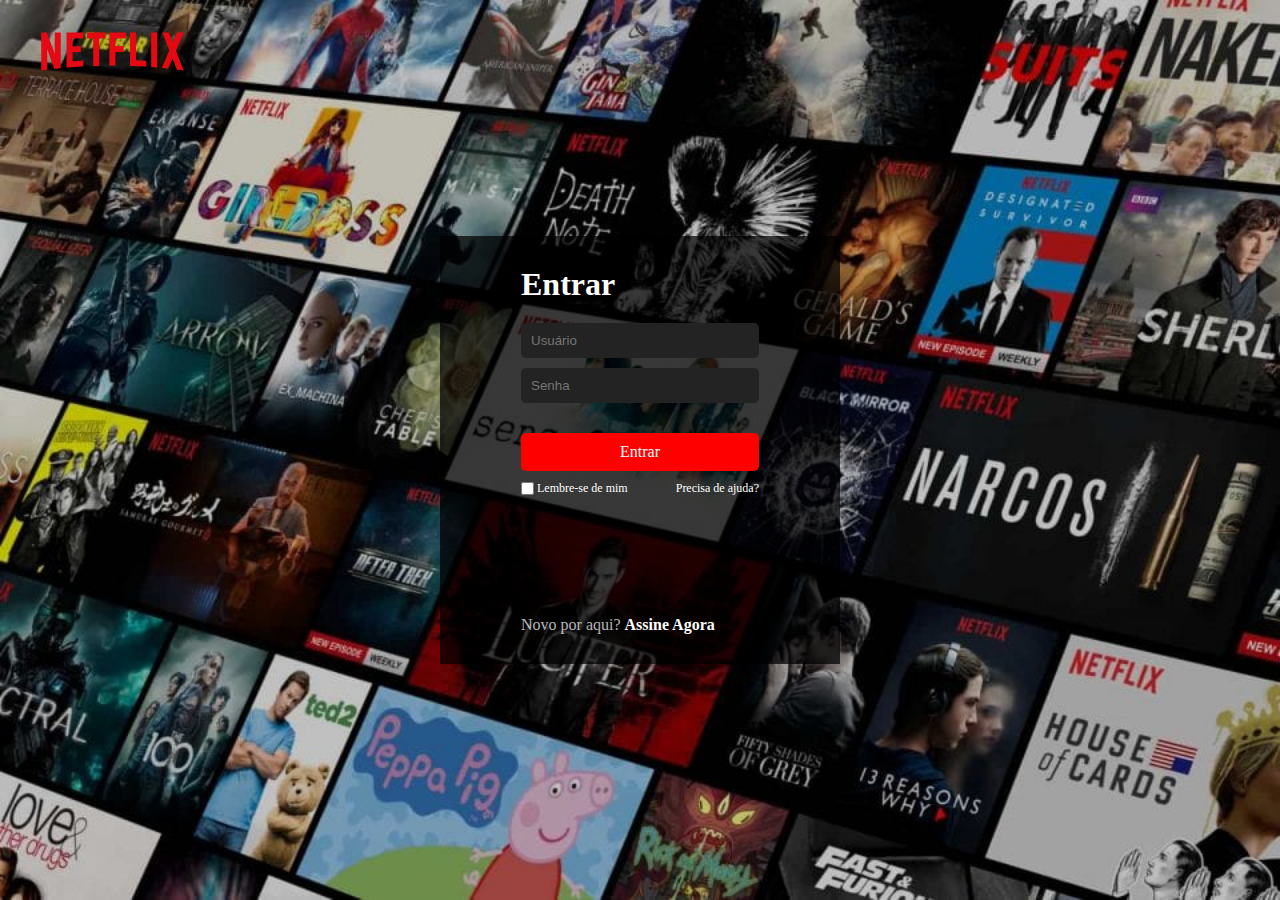
<file: index.html>
<!DOCTYPE html>
<html lang="en">
  <head>
    <meta charset="UTF-8" />
    <meta name="viewport" content="width=device-width, initial-scale=1.0" />
    <title>Netflix Cópia</title>
    <link rel="stylesheet" href="styles/index.css" />
    <link rel="shortcut icon" href="imgs/nficon2016.ico" type="image/x-icon" />
  </head>
  <body>
    <header>
      <img src="imgs/netflix-logo.png" alt="Netflix-Logo" />
    </header>
    <main>
      <form>
        <div id="main-form-div-flex">
          <div>
            <h1>Entrar</h1>
          </div>
          <div id="main-div-inputs">
            <input
              type="text"
              name="user"
              id="user"
              class="form-inputs"
              placeholder="Usuário"
            />
            <input
              type="password"
              name="pass"
              id="pass"
              class="form-inputs"
              placeholder="Senha"
            />
            <a id="submit-btn" href="start.html">Entrar</a>
          </div>
          <div id="main-div-checkbox">
            <div id="main-div-checkbox-label">
              <input type="checkbox" name="" id="rememberMeBox" />
              <label for="rememberMeBox">Lembre-se de mim</label>
            </div>
            <a href="helpPage.html">Precisa de ajuda?</a>
          </div>
          <div id="main-div-newUser">
            <p>
              Novo por aqui?
              <a href="sign.html"><strong>Assine Agora</strong></a>
            </p>
          </div>
        </div>
      </form>
    </main>
  </body>
</html>
</file>
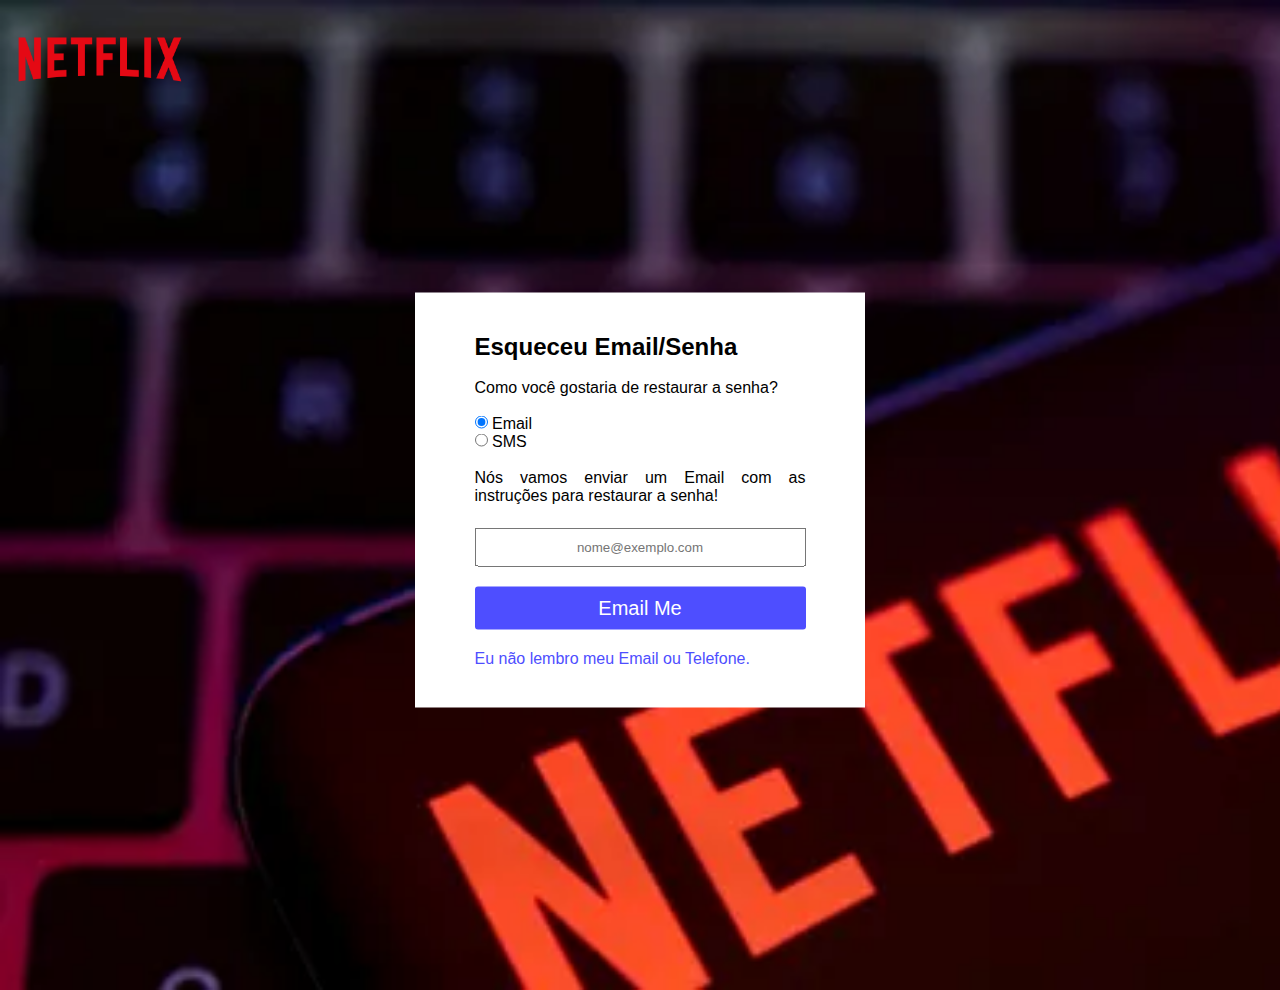
<file: helpPage.html>
<!DOCTYPE html>
<html lang="en">
  <head>
    <meta charset="UTF-8" />
    <meta name="viewport" content="width=device-width, initial-scale=1.0" />
    <title>Netflix Protótipo</title>
    <link rel="stylesheet" href="styles/helpPage.css" />
    <link rel="shortcut icon" href="imgs/nficon2016.ico" type="image/x-icon" />
  </head>
  <body>
    <header>
      <a href="index.html"
        ><img src="imgs/netflix-logo.png" alt="netflix-logo"
      /></a>
    </header>
    <main>
      <form action="">
        <div id="main-form-div">
          <h2>Esqueceu Email/Senha</h2>
          <br />
          <p>Como você gostaria de restaurar a senha?</p>
          <br />
          <input type="radio" name="radio" id="email" checked />
          <label for="email">Email</label>
          <br />
          <input type="radio" name="radio" id="sms" />
          <label for="sms">SMS</label>
          <br />
          <br />
          <p>
            Nós vamos enviar um Email com as instruções para restaurar a senha!
          </p>
          <br />
          <input type="email" name="" id="" placeholder="nome@exemplo.com" />
          <br />
          <button type="submit">Email Me</button>
          <p><a href="">Eu não lembro meu Email ou Telefone.</a></p>
        </div>
      </form>
    </main>
  </body>
</html>
</file>
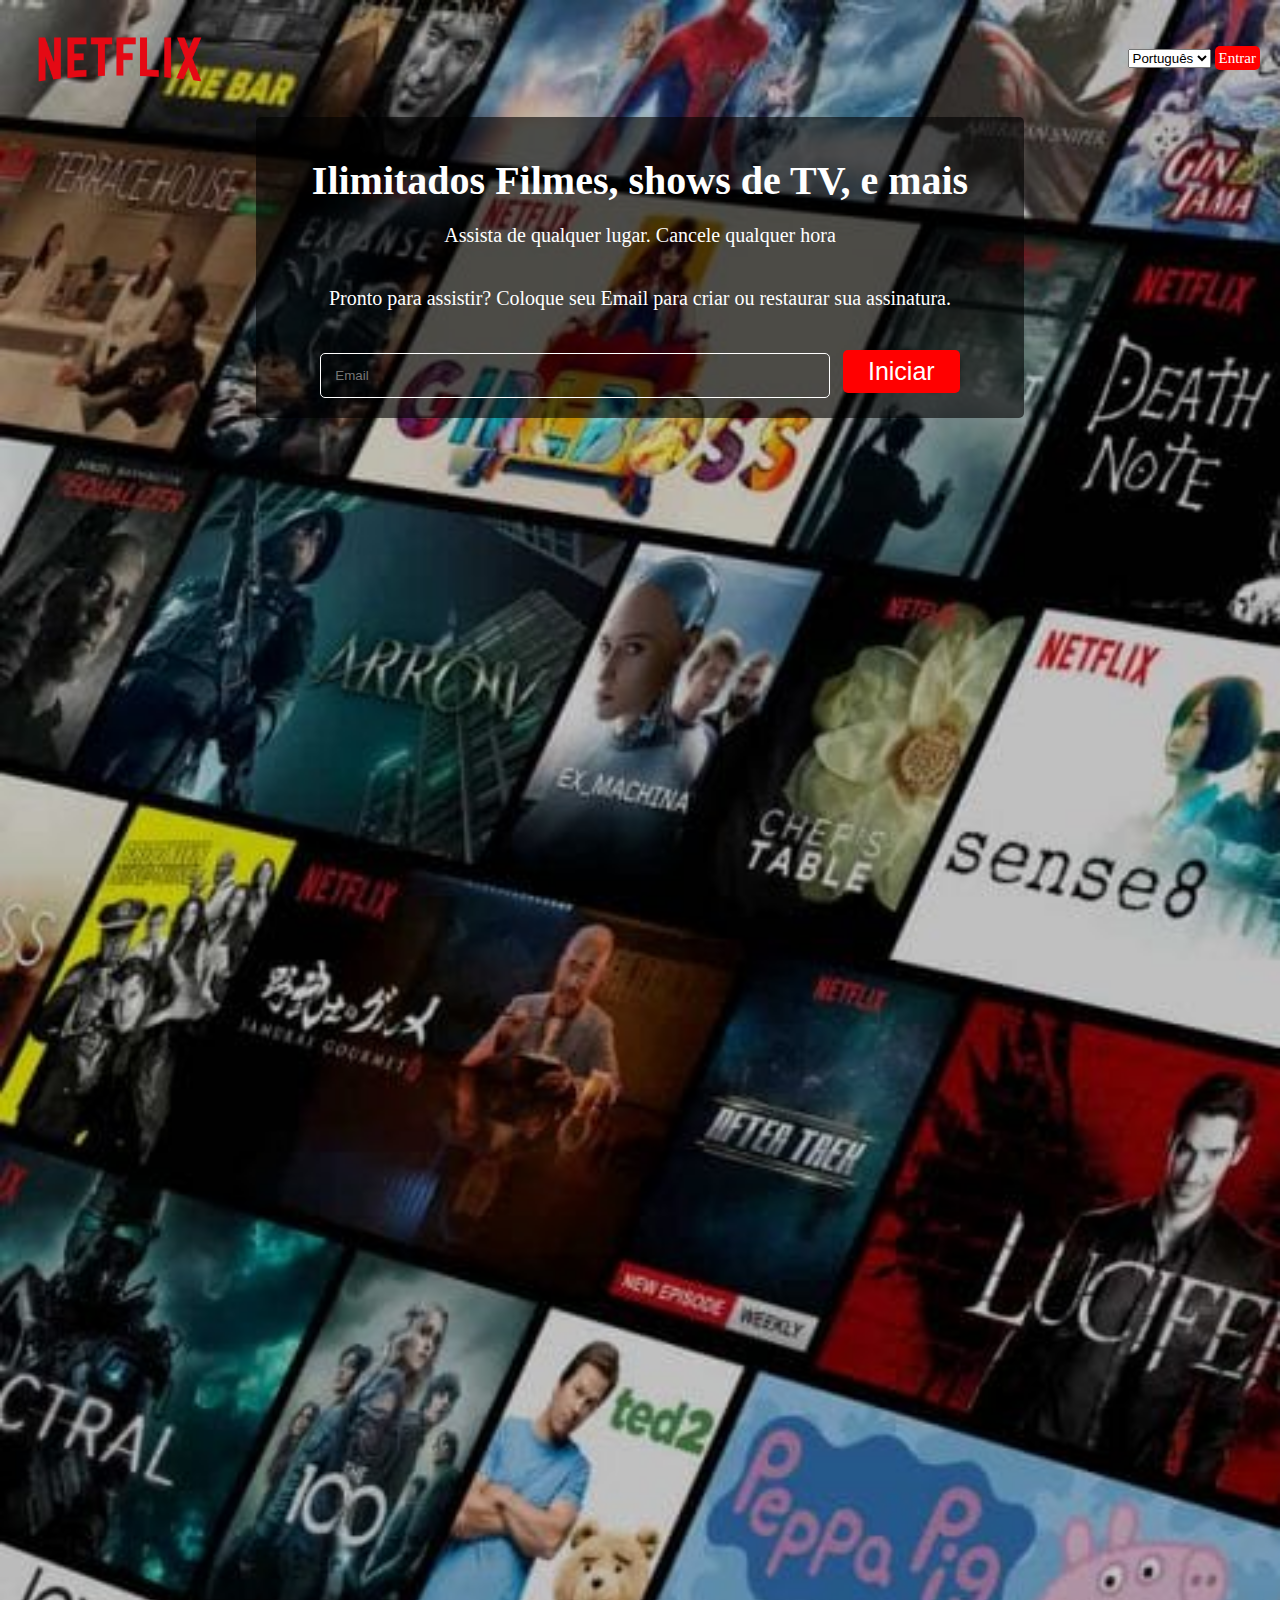
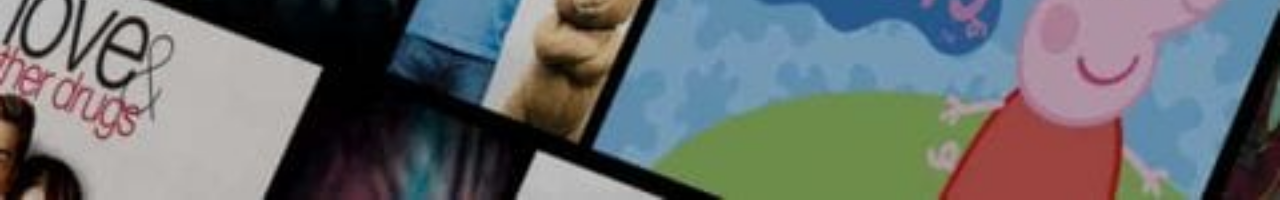
<file: sign.html>
<!DOCTYPE html>
<html lang="en">
  <head>
    <meta charset="UTF-8" />
    <meta name="viewport" content="width=device-width, initial-scale=1.0" />
    <title>Netflix Protótipo</title>
    <link rel="stylesheet" href="styles/sign.css" />
    <link rel="shortcut icon" href="imgs/nficon2016.ico" type="image/x-icon" />
  </head>
  <body>
    <header>
      <div>
        <a href="index.html"
          ><img src="imgs/netflix-logo.png" alt="Netflox-logo"
        /></a>
      </div>
      <div>
        <select name="" id="">
          <option value="">Português</option>
        </select>
        <a class="btn" href="index.html">Entrar</a>
      </div>
    </header>
    <section>
      <h1>Ilimitados Filmes, shows de TV, e mais</h1>
      <p>Assista de qualquer lugar. Cancele qualquer hora</p>

      <p></p>
      <p>
        Pronto para assistir? Coloque seu Email para criar ou restaurar sua
        assinatura.
      </p>
      <div>
        <input type="email" name="" id="" placeholder="Email" />
        <button class="btn">Iniciar</button>
      </div>
    </section>
  </body>
</html>
</file>
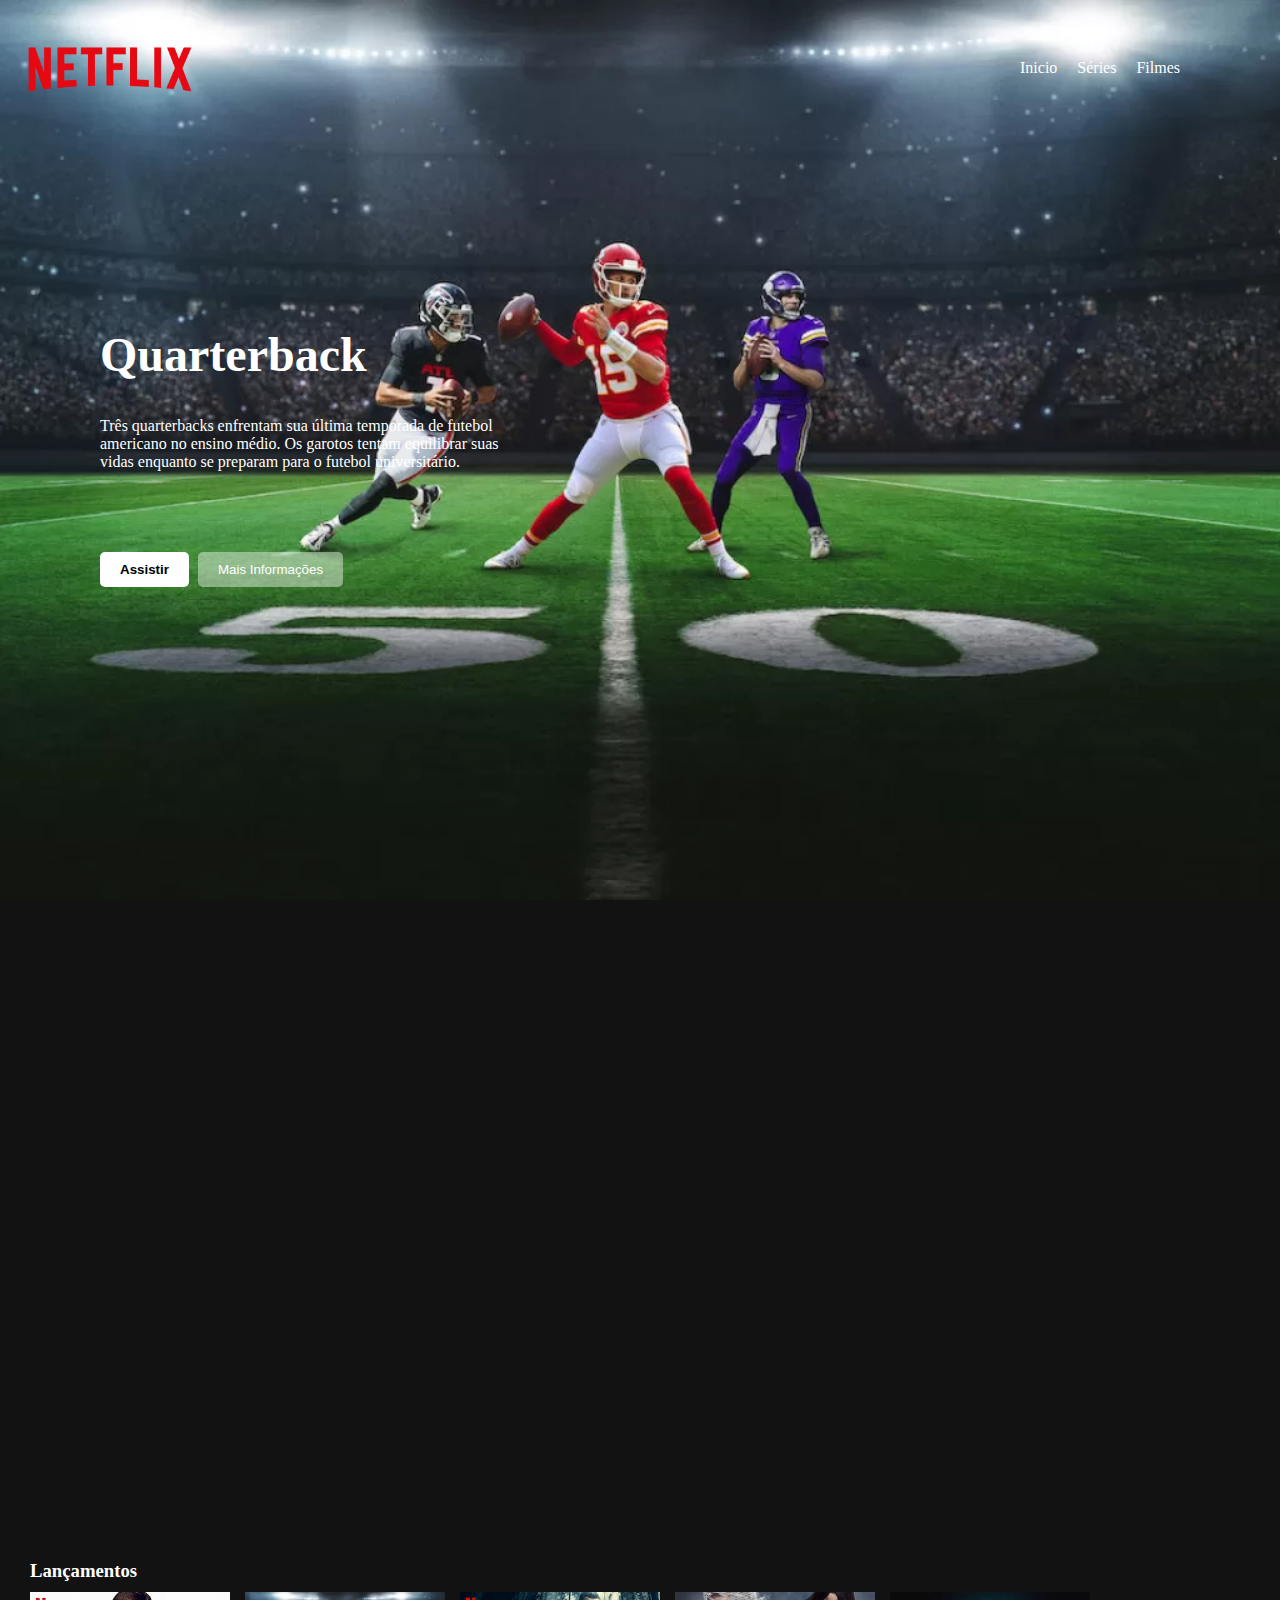
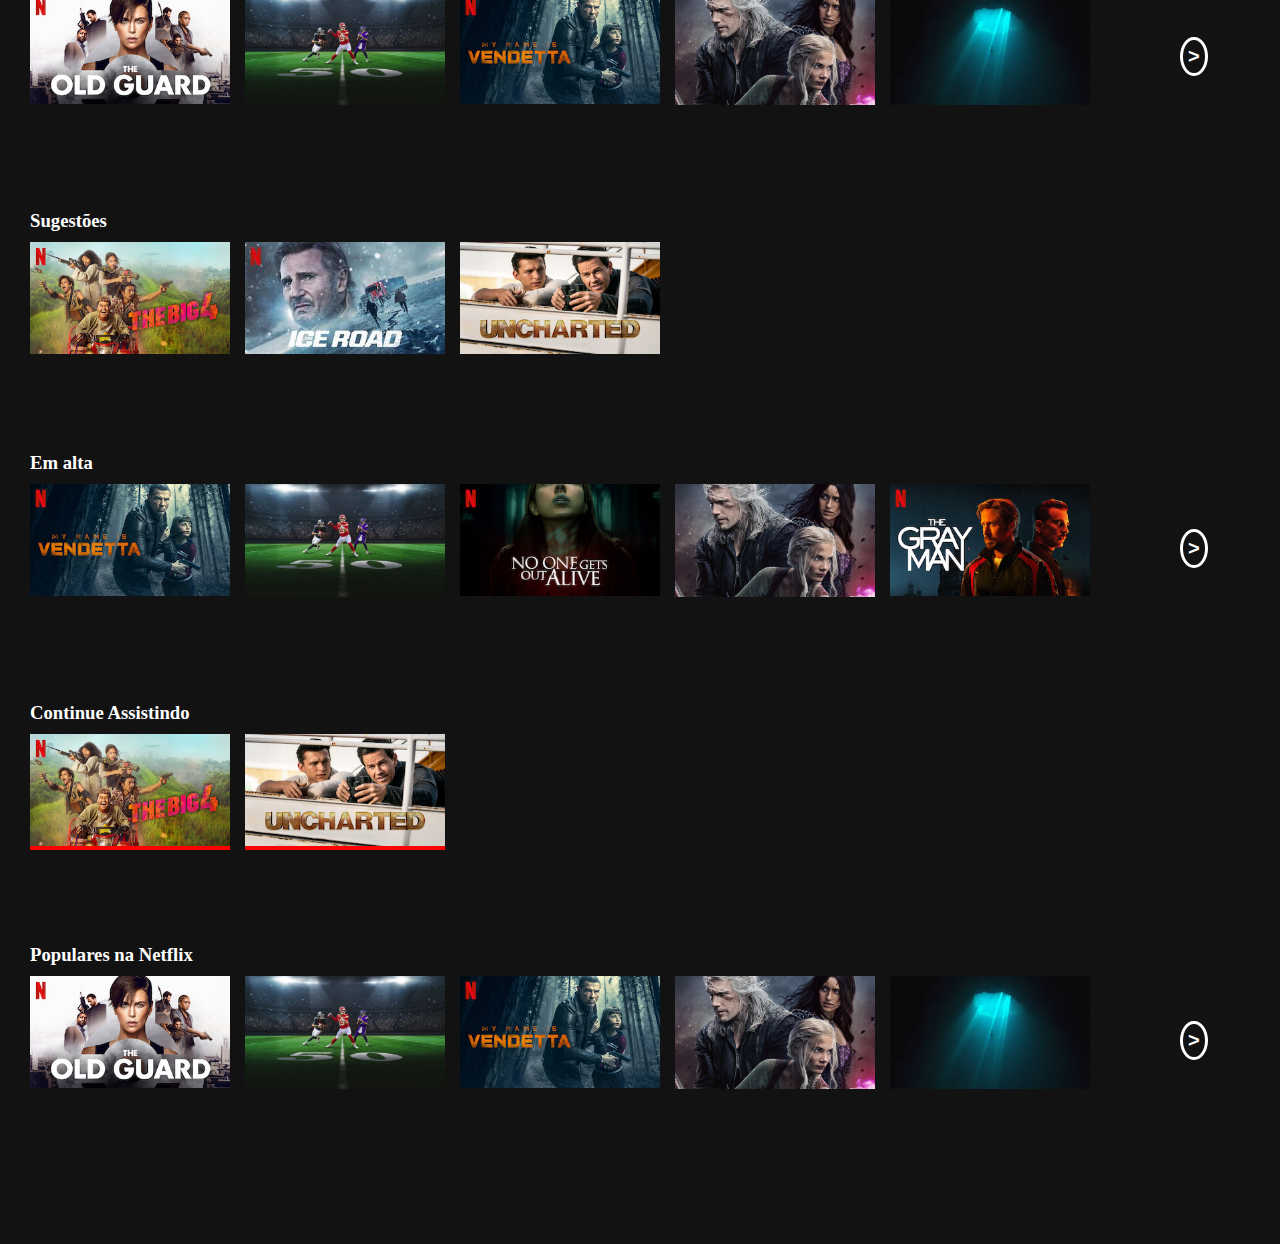
<file: start.html>
<!DOCTYPE html>
<html lang="en">
  <head>
    <meta charset="UTF-8" />
    <meta name="viewport" content="width=device-width, initial-scale=1.0" />
    <title>Netflix Protótipo</title>
    <link rel="stylesheet" href="styles/start.css" />
    <link rel="shortcut icon" href="imgs/nficon2016.ico" type="image/x-icon" />
    <script src="scripts/start.js" defer></script>
  </head>
  <body>
    <main>
      <section id="animatedSection">
        <header id="header">
          <a href="index.html"
            ><img src="imgs/netflix-logo.png" alt="Netflix-logo" /
            id="headerImg"></a
          >
          <div id="headerBtns">
            <a href="#animatedSection">Inicio</a>
            <a href="#SecondSection">Séries</a>
            <a href="#SecondSection">Filmes</a>
          </div>
        </header>
        <div id="animatedSection-text">
          <h1 id="animatedSectionh1">Quarterback</h1>
          <p id="animatedSectionSubTitle">
            Três quarterbacks enfrentam sua última temporada de futebol
            americano no ensino médio. Os garotos tentam equilibrar suas vidas
            enquanto se preparam para o futebol universitário.
          </p>
        </div>
        <div id="animatedSection-btns">
          <button id="watchBtn">Assistir</button>
          <button id="plusBtn">Mais Informações</button>
        </div>
      </section>
      <section id="SecondSection">
        <div class="main">
          <div class="movieDisplayTitles">
            <h3>Lançamentos</h3>
          </div>
          <div class="moviesDisplay slides">
            <div class="imgs">
              <img
                src="imgs/moviePics/oldGuardian.jpg"
                alt=""
                class="capaMovie"
              />
              <div class="imgsText">
                <span>The Old Guardian</span>
                <img src="imgs/Indicativa/16.jpeg" alt="" class="indicativa" />
              </div>
            </div>
            <div class="imgs">
              <img
                src="imgs/moviePics/quarterback.webp"
                alt=""
                class="capaMovie"
              />
              <div class="imgsText">
                <span>Quarterback</span>
                <img src="imgs/Indicativa/12.jpg" alt="" class="indicativa" />
              </div>
            </div>
            <div class="imgs">
              <img src="imgs/moviePics/vendetta.jpg" alt="" class="capaMovie" />
              <div class="imgsText">
                <span>Vendetta</span>
                <img src="imgs/Indicativa/16.jpeg" alt="" class="indicativa" />
              </div>
            </div>
            <div class="imgs">
              <img
                src="imgs/moviePics/thewitcher02.webp"
                alt=""
                class="capaMovie"
              />
              <div class="imgsText">
                <span>The Witcher</span
                ><img src="imgs/Indicativa/16.jpeg" alt="" class="indicativa" />
              </div>
            </div>
            <div class="imgs">
              <img
                src="imgs/moviePics/thedeppestbreath.webp"
                alt=""
                class="capaMovie"
              />
              <div class="imgsText">
                <span>Deppest Breath</span
                ><img src="imgs/Indicativa/12.jpg" alt="" class="indicativa" />
              </div>
              <button onclick="goNext()" class="btn" id="2">></button>
            </div>
          </div>
          <div class="moviesDisplay slides">
            <div class="imgs">
              <img src="imgs/moviePics/grayMan.jpg" alt="" class="capaMovie" />
              <div class="imgsText">
                <span>The Gray Man</span>
                <img src="imgs/Indicativa/16.jpeg" alt="" class="indicativa" />
              </div>
            </div>
            <div class="imgs">
              <img src="imgs/moviePics/big4.jpg" alt="" class="capaMovie" />
              <div class="imgsText">
                <span>The Big 4</span>
                <img src="imgs/Indicativa/10.png" alt="" class="indicativa" />
              </div>
            </div>
            <div class="imgs">
              <img src="imgs/moviePics/informer.jpg" alt="" class="capaMovie" />
              <div class="imgsText">
                <span>The Informer</span>
                <img src="imgs/Indicativa/18.jpg" alt="" class="indicativa" />
              </div>
            </div>
            <div class="imgs">
              <img src="imgs/moviePics/birdbox.webp" alt="" class="capaMovie" />
              <div class="imgsText">
                <span>Birdbox</span
                ><img src="imgs/Indicativa/16.jpeg" alt="" class="indicativa" />
              </div>
            </div>
            <div class="imgs">
              <img
                src="imgs/moviePics/unforgivable.jpg"
                alt=""
                class="capaMovie"
              />
              <div class="imgsText">
                <span>Unforgivable</span
                ><img src="imgs/Indicativa/16.jpeg" alt="" class="indicativa" />
              </div>
              <button onclick="goPrev()" class="btn" id="1">></button>
            </div>
          </div>
        </div>
        <div>
          <div class="movieDisplayTitles">
            <h3>Sugestões</h3>
          </div>
          <div class="moviesDisplay keepWatching">
            <div class="imgs">
              <img src="imgs/moviePics/big4.jpg" alt="" class="capaMovie" />
              <div class="imgsText">
                <span>The Big 4</span
                ><img src="imgs/Indicativa/10.png" alt="" class="indicativa" />
              </div>
            </div>
            <div class="imgs">
              <img src="imgs/moviePics/iceroad.jpeg" alt="" class="capaMovie" />
              <div class="imgsText">
                <span>Ice Road</span
                ><img src="imgs/Indicativa/16.jpeg" alt="" class="indicativa" />
              </div>
            </div>
            <div class="imgs">
              <img
                src="imgs/moviePics/uncharted.jpg"
                alt=""
                class="capaMovie"
              />
              <div class="imgsText">
                <span>Uncharted</span
                ><img src="imgs/Indicativa/12.jpg" alt="" class="indicativa" />
              </div>
            </div>
          </div>
        </div>
        <div class="main">
          <div class="movieDisplayTitles">
            <h3>Em alta</h3>
          </div>
          <div class="moviesDisplay slides">
            <div class="imgs">
              <img src="imgs/moviePics/vendetta.jpg" alt="" class="capaMovie" />
              <div class="imgsText">
                <span>Vendetta</span>
                <img src="imgs/Indicativa/16.jpeg" alt="" class="indicativa" />
              </div>
            </div>
            <div class="imgs">
              <img
                src="imgs/moviePics/quarterback.webp"
                alt=""
                class="capaMovie"
              />
              <div class="imgsText">
                <span>Quarterback</span>
                <img src="imgs/Indicativa/12.jpg" alt="" class="indicativa" />
              </div>
            </div>
            <div class="imgs">
              <img src="imgs/moviePics/alive.jpg" alt="" class="capaMovie" />
              <div class="imgsText">
                <span>No one Gets out Alive</span>
                <img src="imgs/Indicativa/18.jpg" alt="" class="indicativa" />
              </div>
            </div>
            <div class="imgs">
              <img
                src="imgs/moviePics/thewitcher02.webp"
                alt=""
                class="capaMovie"
              />
              <div class="imgsText">
                <span>The Witcher</span
                ><img src="imgs/Indicativa/16.jpeg" alt="" class="indicativa" />
              </div>
            </div>
            <div class="imgs">
              <img src="imgs/moviePics/grayMan.jpg" alt="" class="capaMovie" />
              <div class="imgsText">
                <span>The Gray Man</span
                ><img src="imgs/Indicativa/16.jpeg" alt="" class="indicativa" />
              </div>
              <button onclick="goNext()" class="btn" id="2">></button>
            </div>
          </div>
          <div class="moviesDisplay slides">
            <div class="imgs">
              <img
                src="imgs/moviePics/oldGuardian.jpg"
                alt=""
                class="capaMovie"
              />
              <div class="imgsText">
                <span>The Old Guardian</span>
                <img src="imgs/Indicativa/16.jpeg" alt="" class="indicativa" />
              </div>
            </div>
            <div class="imgs">
              <img src="imgs/moviePics/big4.jpg" alt="" class="capaMovie" />
              <div class="imgsText">
                <span>The Big 4</span>
                <img src="imgs/Indicativa/10.png" alt="" class="indicativa" />
              </div>
            </div>
            <div class="imgs">
              <img src="imgs/moviePics/informer.jpg" alt="" class="capaMovie" />
              <div class="imgsText">
                <span>The Informer</span>
                <img src="imgs/Indicativa/18.jpg" alt="" class="indicativa" />
              </div>
            </div>
            <div class="imgs">
              <img src="imgs/moviePics/birdbox.webp" alt="" class="capaMovie" />
              <div class="imgsText">
                <span>Birdbox</span
                ><img src="imgs/Indicativa/16.jpeg" alt="" class="indicativa" />
              </div>
            </div>
            <div class="imgs">
              <img
                src="imgs/moviePics/thedeppestbreath.webp"
                alt=""
                class="capaMovie"
              />
              <div class="imgsText">
                <span>Deppest Breath</span
                ><img src="imgs/Indicativa/12.jpg" alt="" class="indicativa" />
              </div>
              <button onclick="goPrev()" class="btn" id="2">></button>
            </div>
          </div>
        </div>
        <div>
          <div class="movieDisplayTitles">
            <h3>Continue Assistindo</h3>
          </div>
          <div class="moviesDisplay keepWatching">
            <div class="imgs">
              <img
                src="imgs/moviePics/big4.jpg"
                alt=""
                class="keepWatchingMovies capaMovie"
              />
              <div class="imgsText">
                <span>The Big 4</span
                ><img src="imgs/Indicativa/10.png" alt="" class="indicativa" />
              </div>
            </div>
            <div class="imgs">
              <img
                src="imgs/moviePics/uncharted.jpg"
                alt=""
                class="keepWatchingMovies capaMovie"
              />
              <div class="imgsText">
                <span>Uncharted</span
                ><img src="imgs/Indicativa/12.jpg" alt="" class="indicativa" />
              </div>
            </div>
          </div>
        </div>
        <div class="main">
          <div class="movieDisplayTitles">
            <h3>Populares na Netflix</h3>
          </div>
          <div class="moviesDisplay slides">
            <div class="imgs">
              <img
                src="imgs/moviePics/oldGuardian.jpg"
                alt=""
                class="capaMovie"
              />
              <div class="imgsText">
                <span>The Old Guardian</span>
                <img src="imgs/Indicativa/16.jpeg" alt="" class="indicativa" />
              </div>
            </div>
            <div class="imgs">
              <img
                src="imgs/moviePics/quarterback.webp"
                alt=""
                class="capaMovie"
              />
              <div class="imgsText">
                <span>Quarterback</span>
                <img src="imgs/Indicativa/12.jpg" alt="" class="indicativa" />
              </div>
            </div>
            <div class="imgs">
              <img src="imgs/moviePics/vendetta.jpg" alt="" class="capaMovie" />
              <div class="imgsText">
                <span>Vendetta</span>
                <img src="imgs/Indicativa/16.jpeg" alt="" class="indicativa" />
              </div>
            </div>
            <div class="imgs">
              <img
                src="imgs/moviePics/thewitcher02.webp"
                alt=""
                class="capaMovie"
              />
              <div class="imgsText">
                <span>The Witcher</span
                ><img src="imgs/Indicativa/16.jpeg" alt="" class="indicativa" />
              </div>
            </div>
            <div class="imgs">
              <img
                src="imgs/moviePics/thedeppestbreath.webp"
                alt=""
                class="capaMovie"
              />
              <div class="imgsText">
                <span>Deppest Breath</span
                ><img src="imgs/Indicativa/12.jpg" alt="" class="indicativa" />
              </div>
              <button onclick="goNext()" class="btn" id="3">></button>
            </div>
          </div>
          <div class="moviesDisplay slides">
            <div class="imgs">
              <img src="imgs/moviePics/grayMan.jpg" alt="" class="capaMovie" />
              <div class="imgsText">
                <span>The Gray Man</span>
                <img src="imgs/Indicativa/16.jpeg" alt="" class="indicativa" />
              </div>
            </div>
            <div class="imgs">
              <img
                src="imgs/moviePics/uncharted.jpg"
                alt=""
                class="capaMovie"
              />
              <div class="imgsText">
                <span>Uncharted</span>
                <img src="imgs/Indicativa/12.jpg" alt="" class="indicativa" />
              </div>
            </div>
            <div class="imgs">
              <img src="imgs/moviePics/iceroad.jpeg" alt="" class="capaMovie" />
              <div class="imgsText">
                <span>Ice Road</span>
                <img src="imgs/Indicativa/16.jpeg" alt="" class="indicativa" />
              </div>
            </div>
            <div class="imgs">
              <img src="imgs/moviePics/birdbox.webp" alt="" class="capaMovie" />
              <div class="imgsText">
                <span>Birdbox</span
                ><img src="imgs/Indicativa/16.jpeg" alt="" class="indicativa" />
              </div>
            </div>
            <div class="imgs">
              <img src="imgs/moviePics/informer.jpg" alt="" class="capaMovie" />
              <div class="imgsText">
                <span>The Informer</span
                ><img src="imgs/Indicativa/18.jpg" alt="" class="indicativa" />
              </div>
              <button onclick="goPrev()" class="btn" id="3">></button>
            </div>
          </div>
        </div>
      </section>
    </main>
  </body>
</html>
</file>
<file: styles/index.css>
@charset "UTF-8";

* {
  margin: 0;
  padding: 0;
  box-sizing: border-box;
}

body {
  background-image: url("../imgs/background.jpg");
  background-repeat: no-repeat;
  background-size: cover;
  background-attachment: fixed;
}
header img {
  width: 200px;
  height: auto;
  padding-left: 25px;
}
a {
  text-decoration: none;
  color: white;
}
main {
  position: absolute;
  left: 50%;
  top: 50%;
  transform: translate(-50%, -50%);
  background-color: rgba(0, 0, 0, 0.71);
  color: white;
  min-width: 280px;
  width: 400px;
  display: flex;
  flex-direction: column;
  align-items: center;
  padding: 30px;
}
form {
  width: 70%;
}
#main-form-div-flex {
  display: flex;
  flex-direction: column;
  gap: 20px;
  width: 100%;
}
#main-div-inputs {
  display: flex;
  flex-direction: column;
  align-items: center;
  gap: 10px;
}
.form-inputs {
  background-color: rgb(35, 35, 35);
  color: white;
  width: 100%;
  padding: 10px;
  border: 0px;
  border-radius: 5px;
}
#submit-btn {
  background-color: red;
  color: white;
  width: 100%;
  margin-top: 20px;
  padding: 10px;
  border: 0px;
  border-radius: 5px;
  text-align: center;
}
#main-div-checkbox {
  display: flex;
  justify-content: space-between;
  font-size: 12px;
  margin-top: -10px;
}
#main-div-checkbox-label {
  display: flex;
  align-items: center;
  gap: 3px;
}
#main-div-newUser {
  margin-top: 100px;
}
#main-div-newUser p {
  color: rgba(255, 255, 255, 0.71);
}

@media (max-width: 1000px) {
  header {
    text-align: center;
  }
}
@media (max-width: 500px) {
  header {
    text-align: center;
  }
  main {
    text-align: center;
    width: 280px;
  }
}
</file>
<file: styles/helpPage.css>
@charset "UTF-8";

* {
  margin: 0;
  padding: 0;
  box-sizing: border-box;
}

body {
  background-image: url("../imgs/background02.webp");
  background-repeat: no-repeat;
  background-size: cover;
  font-family: sans-serif;
  height: 110vh;
}
img {
  width: 200px;
  height: auto;
}
a {
  text-decoration: none;
  color: rgb(78, 78, 255);
}
a:hover {
  text-decoration: underline;
}
main {
  position: absolute;
  left: 50%;
  top: 50%;
  transform: translate(-50%, -50%);
  background-color: rgb(255, 255, 255);
  color: black;
  min-width: 280px;
  width: 450px;
  display: flex;
  flex-direction: column;
  margin-top: 50px;
  align-items: center;
  padding: 30px;
  text-align: left;
}
form {
  width: 90%;
  padding: 10px;
}
#main-form-div {
  text-align: justify;
  width: 100%;
}
#main-form-div button,
input[type="email"] {
  width: 100%;
  text-align: center;
  margin-bottom: 20px;
}
input[type="email"] {
  padding: 10px;
  margin-top: 5px;
}
#main-form-div button {
  background-color: rgb(78, 78, 255);
  color: white;
  padding: 10px;
  border: none;
  border-radius: 3px;
  font-size: 20px;
  cursor: pointer;
}
#main-form-div button:hover {
  background-color: rgba(78, 78, 255, 0.692);
}
@media (max-width: 1000px) {
  body {
    height: 140vh;
  }
  header {
    text-align: center;
  }
  main {
    margin-top: 50px;
  }
}
@media (max-width: 500px) {
  body {
    height: 160vh;
  }
  header {
    text-align: center;
  }
  main {
    margin-top: 50px;
    width: 280px;
  }
}
</file>
<file: styles/sign.css>
@charset "UTF-8";

* {
  margin: 0;
  padding: 0;
  box-sizing: border-box;
}

body {
  background-image: url("../imgs/background.jpg");
  background-repeat: no-repeat;
  background-size: cover;
  height: 200vh;
}
header {
  display: flex;
  align-items: center;
  justify-content: space-between;
  padding: 0px 20px;
  flex-wrap: wrap;
}
header img {
  width: 200px;
  height: auto;
}
section {
  margin: auto;
  text-align: center;
  color: white;
  background-color: rgba(0, 0, 0, 0.605);
  width: 60%;
  border-radius: 5px;
  padding: 20px;
  padding-bottom: 40pxa;
}
section h1,
p {
  padding-bottom: 20px;
}
section h1 {
  font-size: 2.5em;
  padding-top: 20px;
}
section p {
  font-size: 20px;
}
header .btn {
  padding: 4px;
  font-size: 15px;
  text-decoration: none;
}
.btn:hover {
  background-color: rgba(255, 0, 0, 0.687);
}
.btn {
  cursor: pointer;
  background-color: red;
  color: white;
  margin-top: 20px;
  padding: 7px 25px;
  font-size: 25px;
  border: 0px;
  border-radius: 5px;
  text-align: center;
}
section input[type="email"] {
  width: 70%;
  padding: 14px;
  margin-right: 9px;
  color: white;
  border: 1px solid white;
  border-radius: 5px;
  background-color: transparent;
}
@media (max-width: 500px) {
  header {
    display: block;
    text-align: center;
  }
  section {
    margin-top: 50px;
    width: 280px;
  }
}
</file>
<file: styles/start.css>
@charset "UTF-8";

* {
  margin: 0;
  padding: 0;
  box-sizing: border-box;
}
body {
  background-color: rgb(19, 18, 18);
}
#header {
  display: flex;
  align-items: center;
  justify-content: space-between;
  padding: 10px 100px 10px 10px;
  flex-wrap: wrap;
}
#headerImg {
  width: 200px;
  height: auto;
}
#headerBtns {
  display: flex;
  gap: 20px;
}
header a {
  text-decoration: none;
  color: white;
}
#animatedSection {
  background: url("../imgs/moviePics/quarterback.webp") center center no-repeat
    fixed;
  background-size: cover;
  height: 100vh;
  transition: 0.9s;
}
#animatedSection-text {
  width: 40%;
  color: white;
  padding: 100px 0px 40px 100px;
  transition: 0.9s;
}
#animatedSection-text h1 {
  height: 90px;
  padding: 90px 00px;
  font-size: 3em;
  font-weight: bolder;
}
#animatedSectionSubTitle {
  height: 95px;
}
#animatedSection-btns {
  padding-left: 100px;
  padding-bottom: 30px;
}
#watchBtn {
  background-color: white;
  color: black;
  font-weight: bold;
  padding: 10px 20px;
  border: none;
  border-radius: 5px;
  margin-right: 5px;
  cursor: pointer;
}
#watchBtn:hover {
  background-color: rgba(255, 255, 255, 0.662);
}
#plusBtn {
  background-color: rgba(255, 255, 255, 0.425);
  color: white;
  padding: 10px 20px;
  border: none;
  border-radius: 5px;
  cursor: pointer;
}
#plusBtn:hover {
  background-color: rgba(255, 255, 255, 0.167);
}
#SecondSection {
  padding-top: 20px;
  color: white;
  margin: 10px 30px 50px 30px;
}
.main {
  position: relative;
  width: 100%;
  height: 250px;
  margin: auto;
  overflow: hidden;
}
.slides {
  width: 100%;
  height: 52%;
  position: absolute;
  transition: 1s;
}
.btn {
  display: block;
  position: absolute;
  margin-left: 90px;
  top: 30%;
  left: 100%;
  padding: 5px;
  font-size: 20px;
  font-weight: bold;
  background-color: transparent;
  border: 3px solid white;
  color: white;
  border-radius: 50%;
}
.keepWatching {
  margin-bottom: 60px;
}
.moviesDisplay {
  display: flex;
  flex-direction: row;
  column-gap: 15px;
  align-items: center;
  flex-wrap: wrap;
  cursor: pointer;
}
.movieDisplayTitles {
  margin-bottom: 10px;
}
.imgs {
  position: relative;
  display: inline-block;
  width: 200px;
  height: 150px;
  cursor: pointer;
  transition: ease-in-out 1s;
}
.imgsText {
  display: flex;
  align-items: center;
  justify-content: space-between;
  position: absolute;
  width: 210px;
  top: 99%;
  left: 52%;
  transform: translate(-50%, -50%);
  background-color: rgba(0, 0, 0, 0.7);
  color: white;
  padding: 10px;
  opacity: 0;
  transition: opacity 0.3s ease-in-out;
}
.indicativa {
  width: 15px;
  height: 15px;
}
.capaMovie {
  width: 200px;
}
.imgs:hover .imgsText {
  opacity: 1;
}
.imgs:hover .capaMovie {
  width: 210px;
  height: 130px;
}
.keepWatchingMovies {
  border-bottom: 4px solid red;
}
@media (max-width: 1239px) {
  .btn {
    display: none;
  }
}
@media (min-width: 700px) {
  #animatedSection {
    height: 170vh;
  }
}
@media (max-width: 1120px) {
  .main {
    height: 350px;
  }
}
@media (max-width: 905px) {
  .main {
    height: 420px;
  }
}
@media (max-width: 690px) {
  .main {
    height: 580px;
  }
}
@media (max-width: 600px) {
  #header {
    display: block;
    margin: auto;
    text-align: center;
  }
  #headerBtns {
    display: block;
    text-align: center;
  }
  #headerBtns a {
    padding: 0px 10px;
  }
  #animatedSection-text {
    text-align: center;
    width: 90%;
    padding: 10px;
  }
  #animatedSectionSubTitle {
    width: 90%;
  }
  #animatedSection-btns {
    padding-left: 20px;
  }
  .main {
    height: 940px;
  }
  .slides {
    position: relative;
    text-align: center;
  }
  .btn {
    display: none;
  }
  .moviesDisplay {
    row-gap: 30px;
    margin-left: 18px;
  }
  .movieDisplayTitles {
    margin-bottom: 15px;
  }
}
@media (min-width: 490px) and (max-width: 600px) {
  #animatedSection {
    height: 130vh;
  }
  #SecondSection {
    text-align: center;
  }
  .main {
    height: 610px;
  }
  .capaMovie {
    width: 200px;
  }
}
@media (max-width: 400px) {
  #headerBtns {
    display: block;
    text-align: center;
    font-size: 12px;
  }
  #animatedSection {
    height: 100vh;
  }
  #animatedSection-text h1 {
    font-size: 23px;
  }
  #animatedSection-text p {
    font-size: 13px;
  }
  #animatedSection-btns {
    padding-left: 10px;
    margin-top: 10px;
  }
  #watchBtn,
  #plusBtn {
    display: block;
    font-size: 10px;
    margin: 5px 0px;
    padding: 7px;
  }
  #SecondSection {
    margin-left: 16px;
    margin-right: 8px;
  }
  .capaMovie {
    width: 190px;
    height: 130px;
    gap: 0px;
  }
  .moviesDisplay img:hover {
    width: 190px;
    height: 145px;
  }
  .main {
    height: 940px;
  }
  .slides {
    position: relative;
    text-align: center;
  }
  .moviesDisplay {
    row-gap: 30px;
    margin-left: 18px;
  }
  .movieDisplayTitles {
    margin-bottom: 15px;
  }
}
</file>
